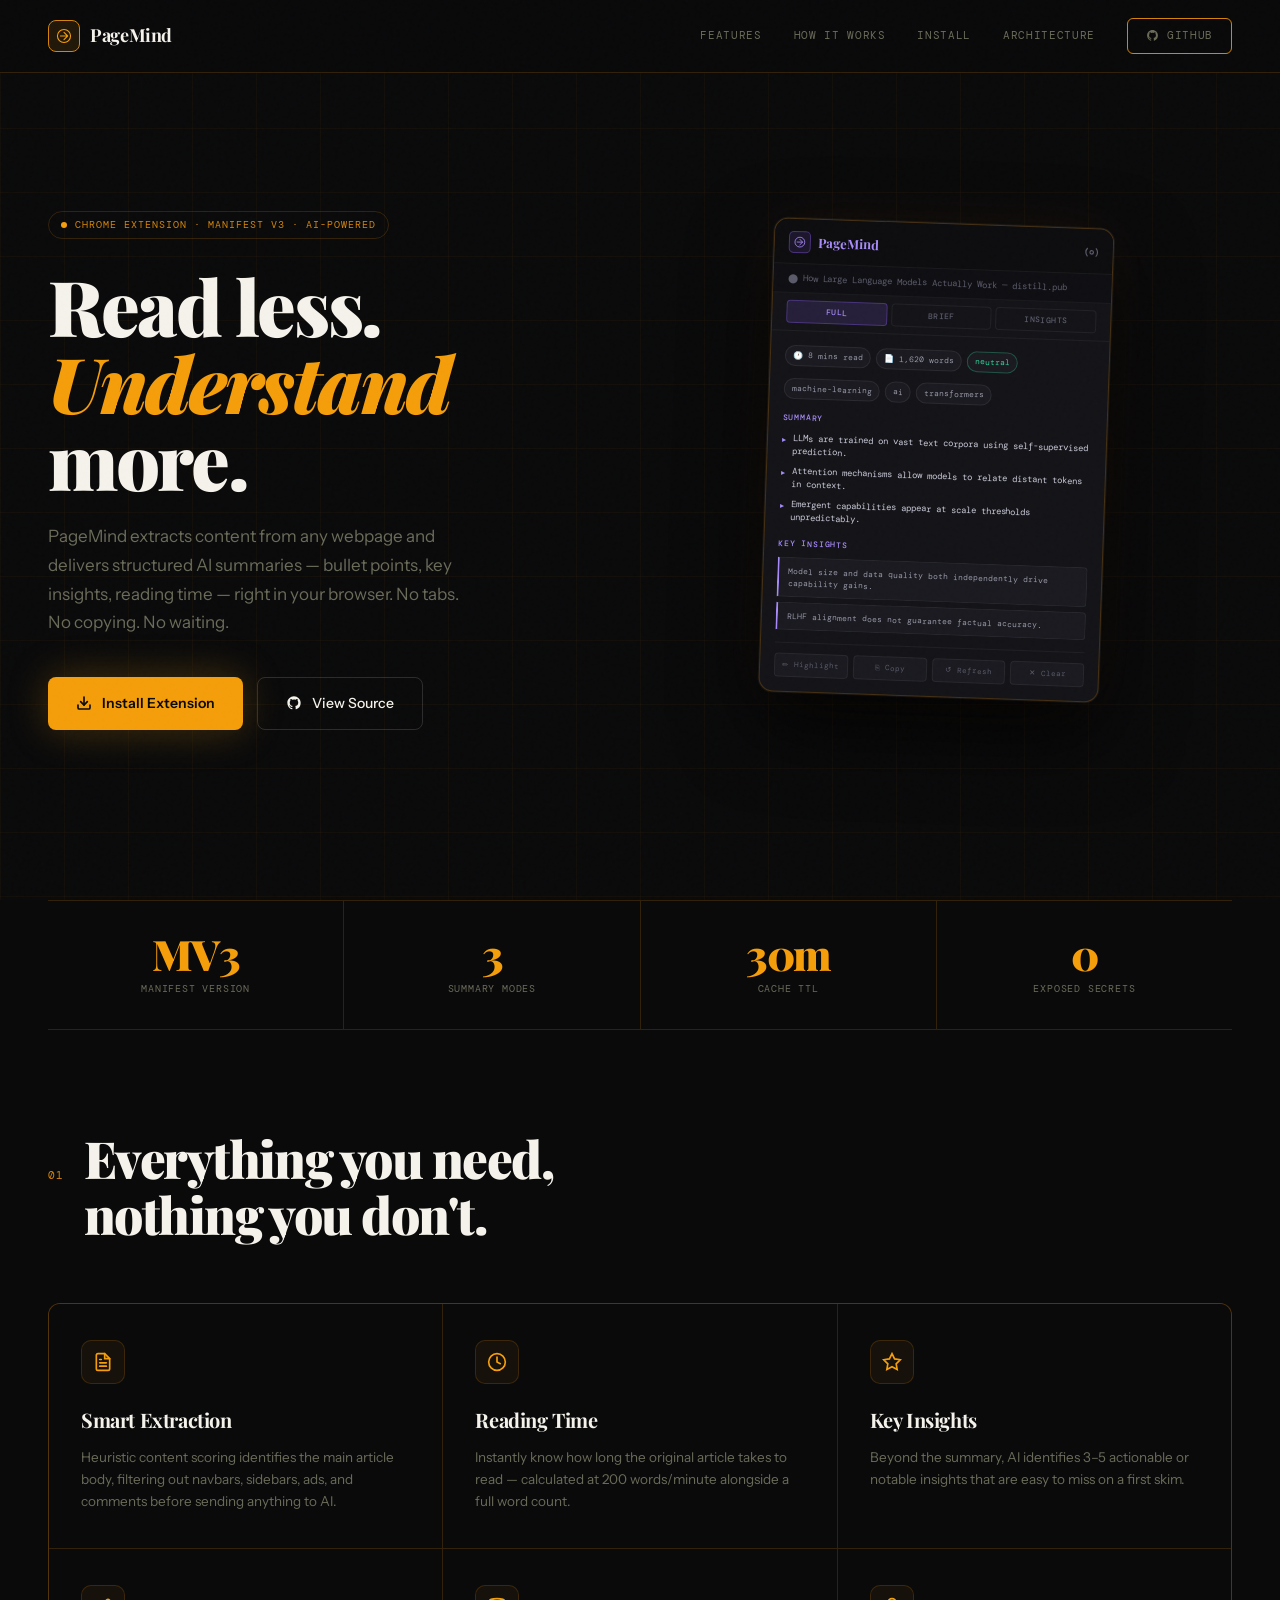
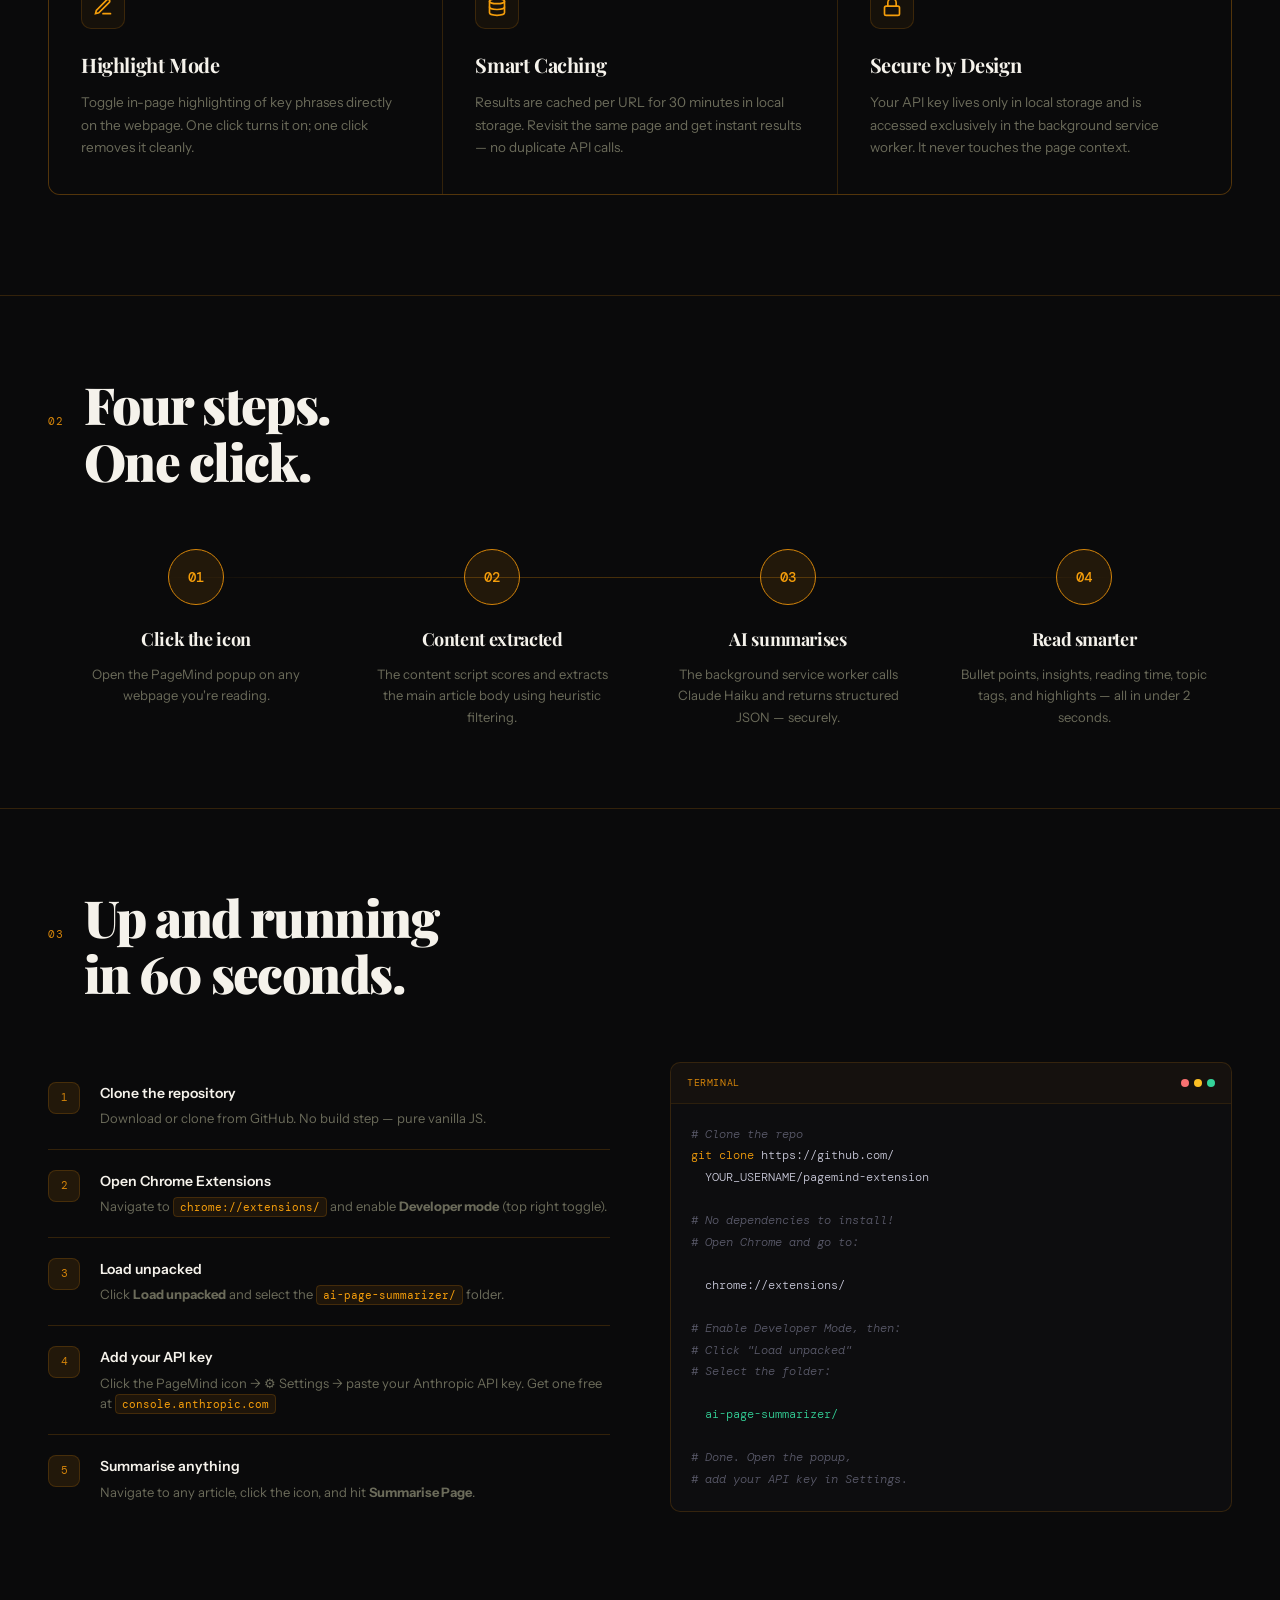
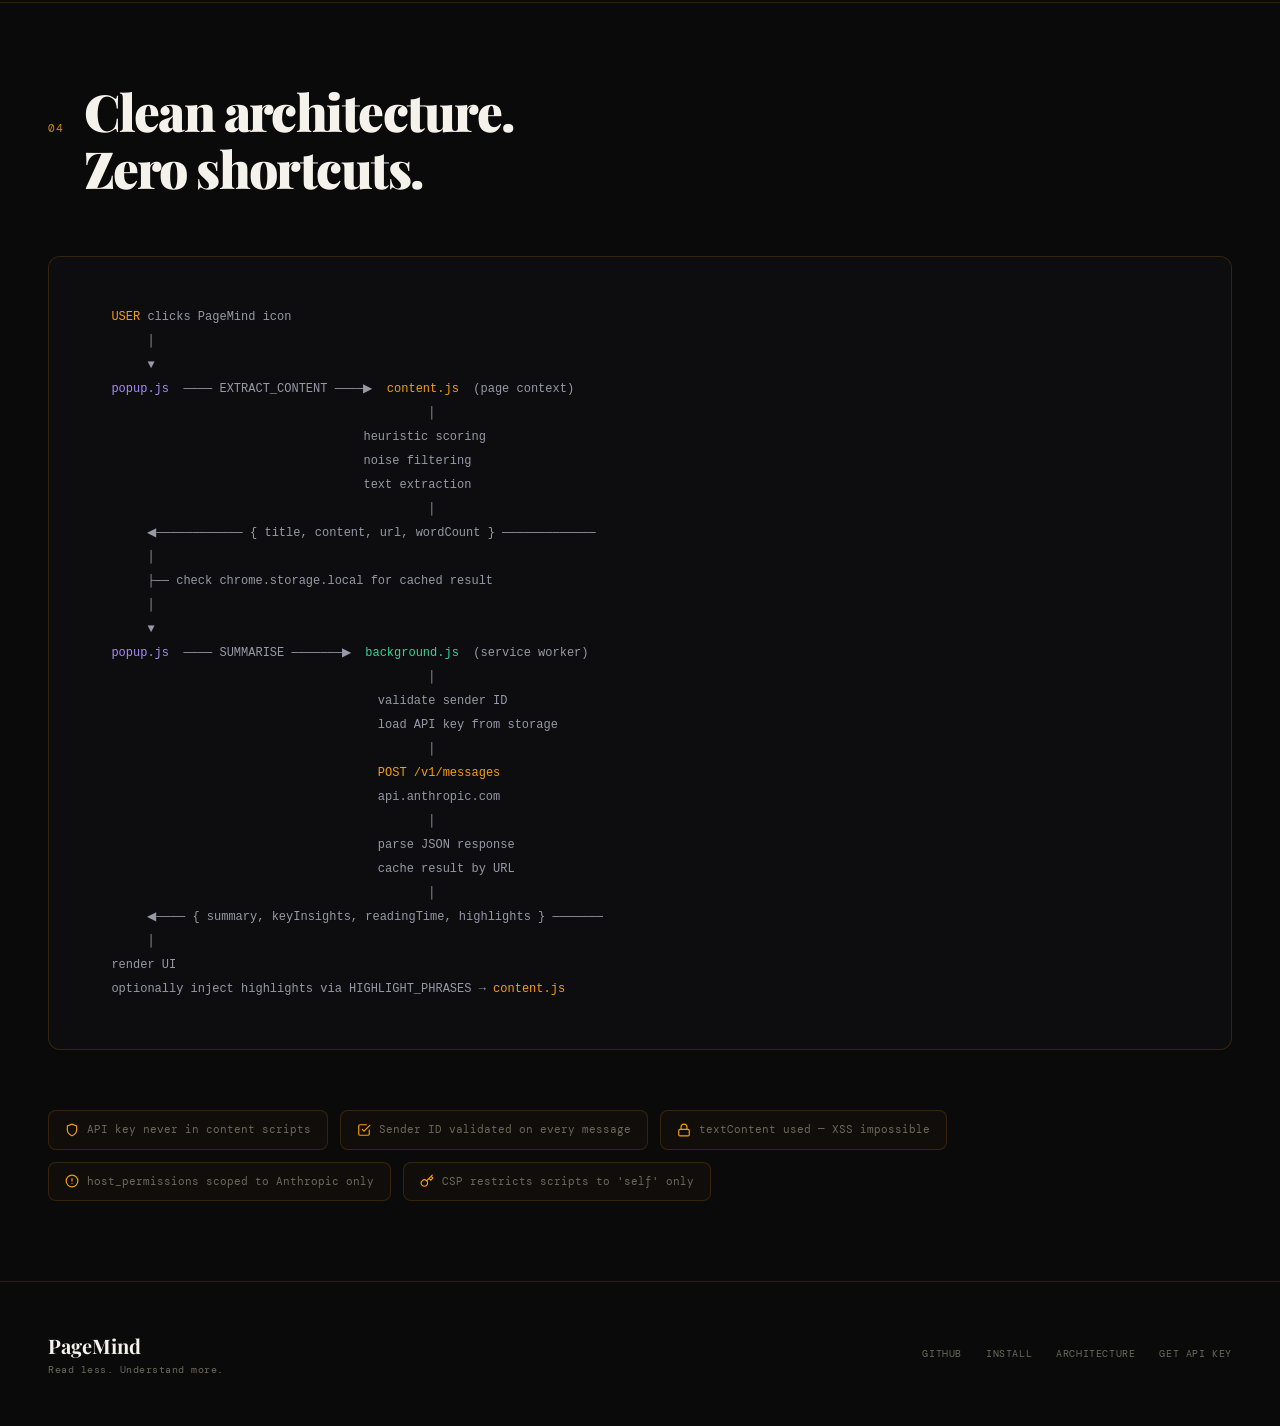
<file: index.html>
<!DOCTYPE html>
<html lang="en">
<head>
  <meta charset="UTF-8" />
  <meta name="viewport" content="width=device-width, initial-scale=1.0" />
  <title>PageMind — AI Page Summarizer Chrome Extension</title>
  <meta name="description" content="Instantly summarize any webpage with AI. Bullet-point summaries, key insights, reading time — right in your browser." />
  <link rel="preconnect" href="https://fonts.googleapis.com" />
  <link rel="preconnect" href="https://fonts.gstatic.com" crossorigin />
  <link href="https://fonts.googleapis.com/css2?family=DM+Mono:ital,wght@0,300;0,400;0,500;1,300&family=Playfair+Display:wght@700;900&family=Instrument+Sans:wght@400;500;600&display=swap" rel="stylesheet" />
  <style>
    /* ── Reset & Tokens ─────────────────────────────────────────────────── */
    *, *::before, *::after { box-sizing: border-box; margin: 0; padding: 0; }

    :root {
      --ink: #0a0a0b;
      --paper: #f5f2eb;
      --amber: #d4840a;
      --amber-bright: #f59e0b;
      --amber-pale: rgba(212,132,10,0.12);
      --amber-glow: rgba(245,158,11,0.25);
      --muted: #6b6b5a;
      --rule: rgba(212,132,10,0.2);
      --ff-display: 'Playfair Display', Georgia, serif;
      --ff-body: 'Instrument Sans', sans-serif;
      --ff-mono: 'DM Mono', monospace;
    }

    html { scroll-behavior: smooth; }

    body {
      background: var(--ink);
      color: var(--paper);
      font-family: var(--ff-body);
      font-size: 16px;
      line-height: 1.6;
      overflow-x: hidden;
    }

    /* ── Grain overlay ── */
    body::before {
      content: '';
      position: fixed;
      inset: 0;
      background-image: url("data:image/svg+xml,%3Csvg viewBox='0 0 256 256' xmlns='http://www.w3.org/2000/svg'%3E%3Cfilter id='noise'%3E%3CfeTurbulence type='fractalNoise' baseFrequency='0.9' numOctaves='4' stitchTiles='stitch'/%3E%3C/filter%3E%3Crect width='100%25' height='100%25' filter='url(%23noise)' opacity='0.04'/%3E%3C/svg%3E");
      pointer-events: none;
      z-index: 1000;
      opacity: 0.4;
    }

    /* ── Nav ── */
    nav {
      position: fixed;
      top: 0; left: 0; right: 0;
      z-index: 100;
      display: flex;
      align-items: center;
      justify-content: space-between;
      padding: 18px 48px;
      border-bottom: 1px solid var(--rule);
      backdrop-filter: blur(12px);
      background: rgba(10,10,11,0.85);
    }

    .nav-logo {
      display: flex;
      align-items: center;
      gap: 10px;
      text-decoration: none;
    }

    .nav-logo-mark {
      width: 32px;
      height: 32px;
      border: 1.5px solid var(--amber);
      border-radius: 8px;
      display: flex;
      align-items: center;
      justify-content: center;
      background: var(--amber-pale);
    }

    .nav-logo-text {
      font-family: var(--ff-display);
      font-size: 18px;
      font-weight: 700;
      color: var(--paper);
      letter-spacing: -0.02em;
    }

    .nav-links {
      display: flex;
      align-items: center;
      gap: 32px;
    }

    .nav-links a {
      font-family: var(--ff-mono);
      font-size: 11px;
      font-weight: 400;
      letter-spacing: 0.06em;
      text-transform: uppercase;
      color: var(--muted);
      text-decoration: none;
      transition: color 0.15s;
    }

    .nav-links a:hover { color: var(--amber-bright); }

    .btn-nav {
      display: inline-flex;
      align-items: center;
      gap: 8px;
      padding: 8px 18px;
      border: 1px solid var(--amber);
      border-radius: 6px;
      background: transparent;
      color: var(--amber-bright);
      font-family: var(--ff-mono);
      font-size: 11px;
      font-weight: 500;
      letter-spacing: 0.06em;
      text-transform: uppercase;
      text-decoration: none;
      cursor: pointer;
      transition: all 0.2s;
    }

    .btn-nav:hover {
      background: var(--amber-pale);
      box-shadow: 0 0 20px var(--amber-glow);
    }

    /* ── Hero ── */
    .hero {
      min-height: 100vh;
      display: grid;
      grid-template-columns: 1fr 1fr;
      align-items: center;
      gap: 0;
      padding: 120px 48px 80px;
      position: relative;
      overflow: hidden;
    }

    /* Grid lines background */
    .hero::after {
      content: '';
      position: absolute;
      inset: 0;
      background-image:
        linear-gradient(rgba(212,132,10,0.04) 1px, transparent 1px),
        linear-gradient(90deg, rgba(212,132,10,0.04) 1px, transparent 1px);
      background-size: 64px 64px;
      pointer-events: none;
    }

    .hero-content { position: relative; z-index: 1; }

    .hero-eyebrow {
      display: inline-flex;
      align-items: center;
      gap: 8px;
      padding: 5px 12px;
      border: 1px solid var(--rule);
      border-radius: 100px;
      font-family: var(--ff-mono);
      font-size: 10px;
      font-weight: 400;
      letter-spacing: 0.1em;
      text-transform: uppercase;
      color: var(--amber);
      margin-bottom: 28px;
      animation: fade-up 0.6s ease both;
    }

    .eyebrow-dot {
      width: 6px;
      height: 6px;
      border-radius: 50%;
      background: var(--amber-bright);
      animation: blink 2s ease-in-out infinite;
    }

    @keyframes blink { 0%,100%{opacity:1} 50%{opacity:0.3} }

    .hero-headline {
      font-family: var(--ff-display);
      font-size: clamp(48px, 6vw, 80px);
      font-weight: 900;
      line-height: 1.0;
      letter-spacing: -0.03em;
      color: var(--paper);
      margin-bottom: 24px;
      animation: fade-up 0.6s 0.1s ease both;
    }

    .hero-headline em {
      font-style: italic;
      color: var(--amber-bright);
    }

    .hero-sub {
      font-size: 17px;
      color: var(--muted);
      max-width: 420px;
      line-height: 1.7;
      margin-bottom: 40px;
      animation: fade-up 0.6s 0.2s ease both;
    }

    .hero-ctas {
      display: flex;
      gap: 14px;
      flex-wrap: wrap;
      animation: fade-up 0.6s 0.3s ease both;
    }

    .btn-primary {
      display: inline-flex;
      align-items: center;
      gap: 10px;
      padding: 14px 28px;
      background: var(--amber-bright);
      border: none;
      border-radius: 8px;
      color: var(--ink);
      font-family: var(--ff-body);
      font-size: 14px;
      font-weight: 600;
      text-decoration: none;
      cursor: pointer;
      transition: all 0.2s;
      box-shadow: 0 0 40px var(--amber-glow);
    }

    .btn-primary:hover { background: #fbbf24; transform: translateY(-2px); box-shadow: 0 8px 40px var(--amber-glow); }

    .btn-ghost {
      display: inline-flex;
      align-items: center;
      gap: 10px;
      padding: 14px 28px;
      background: transparent;
      border: 1px solid rgba(245,242,235,0.15);
      border-radius: 8px;
      color: var(--paper);
      font-family: var(--ff-body);
      font-size: 14px;
      font-weight: 500;
      text-decoration: none;
      transition: all 0.2s;
    }

    .btn-ghost:hover { border-color: rgba(245,242,235,0.35); background: rgba(245,242,235,0.04); }

    /* ── Extension Mockup ── */
    .hero-visual {
      position: relative;
      display: flex;
      align-items: center;
      justify-content: center;
      z-index: 1;
      animation: fade-up 0.8s 0.2s ease both;
    }

    .mockup-glow {
      position: absolute;
      width: 320px;
      height: 320px;
      background: radial-gradient(circle, rgba(245,158,11,0.18) 0%, transparent 70%);
      border-radius: 50%;
      filter: blur(40px);
    }

    .mockup-window {
      position: relative;
      width: 340px;
      background: #141418;
      border: 1px solid rgba(212,132,10,0.25);
      border-radius: 14px;
      overflow: hidden;
      box-shadow:
        0 0 0 1px rgba(255,255,255,0.05),
        0 32px 80px rgba(0,0,0,0.8),
        0 0 60px rgba(212,132,10,0.08);
      transform: rotate(2deg) translateY(-10px);
      transition: transform 0.4s ease;
    }

    .mockup-window:hover { transform: rotate(0deg) translateY(-14px); }

    .mockup-bar {
      display: flex;
      align-items: center;
      justify-content: space-between;
      padding: 12px 14px 10px;
      border-bottom: 1px solid rgba(255,255,255,0.06);
      background: #0d0d0f;
    }

    .mockup-logo {
      display: flex;
      align-items: center;
      gap: 7px;
      font-family: var(--ff-display);
      font-size: 13px;
      font-weight: 700;
      color: #a78bfa;
    }

    .mockup-logo-icon {
      width: 22px;
      height: 22px;
      border: 1px solid rgba(139,92,246,0.4);
      border-radius: 5px;
      background: rgba(139,92,246,0.12);
      display: flex;
      align-items: center;
      justify-content: center;
    }

    .mockup-page-info {
      padding: 7px 14px;
      background: #0f0f13;
      border-bottom: 1px solid rgba(255,255,255,0.05);
      font-family: var(--ff-mono);
      font-size: 9px;
      color: #5a5a6a;
      white-space: nowrap;
      overflow: hidden;
      text-overflow: ellipsis;
    }

    .mockup-modes {
      display: flex;
      gap: 4px;
      padding: 7px 14px;
      border-bottom: 1px solid rgba(255,255,255,0.05);
    }

    .mockup-mode {
      flex: 1;
      padding: 4px;
      text-align: center;
      font-family: var(--ff-mono);
      font-size: 8px;
      font-weight: 500;
      border-radius: 4px;
      letter-spacing: 0.05em;
      text-transform: uppercase;
    }

    .mockup-mode.active {
      background: rgba(139,92,246,0.15);
      border: 1px solid rgba(139,92,246,0.35);
      color: #a78bfa;
    }

    .mockup-mode:not(.active) {
      border: 1px solid rgba(255,255,255,0.06);
      color: #5a5a6a;
    }

    .mockup-body { padding: 14px; }

    .mockup-meta {
      display: flex;
      gap: 5px;
      margin-bottom: 12px;
      flex-wrap: wrap;
    }

    .mockup-chip {
      display: inline-flex;
      align-items: center;
      gap: 4px;
      padding: 3px 7px;
      background: #1a1a20;
      border: 1px solid rgba(255,255,255,0.07);
      border-radius: 100px;
      font-family: var(--ff-mono);
      font-size: 8px;
      color: #9898a8;
    }

    .mockup-section-label {
      font-family: var(--ff-mono);
      font-size: 8px;
      font-weight: 500;
      letter-spacing: 0.1em;
      text-transform: uppercase;
      color: #a78bfa;
      margin-bottom: 8px;
    }

    .mockup-bullet {
      display: flex;
      gap: 7px;
      font-family: var(--ff-mono);
      font-size: 9px;
      color: #c8c8d8;
      line-height: 1.5;
      margin-bottom: 6px;
    }

    .mockup-bullet::before {
      content: '▸';
      color: #a78bfa;
      flex-shrink: 0;
      font-size: 8px;
      margin-top: 1px;
    }

    .mockup-insight {
      padding: 7px 9px;
      background: #1a1a20;
      border: 1px solid rgba(255,255,255,0.06);
      border-left: 2px solid #a78bfa;
      border-radius: 0 4px 4px 0;
      font-family: var(--ff-mono);
      font-size: 8px;
      color: #9898a8;
      line-height: 1.5;
      margin-bottom: 5px;
    }

    .mockup-actions {
      display: flex;
      gap: 5px;
      margin-top: 12px;
      padding-top: 10px;
      border-top: 1px solid rgba(255,255,255,0.05);
    }

    .mockup-action {
      flex: 1;
      padding: 5px 4px;
      text-align: center;
      font-family: var(--ff-mono);
      font-size: 7.5px;
      color: #5a5a6a;
      background: #1a1a20;
      border: 1px solid rgba(255,255,255,0.06);
      border-radius: 4px;
    }

    /* ── Stats bar ── */
    .stats-bar {
      display: flex;
      border-top: 1px solid var(--rule);
      border-bottom: 1px solid var(--rule);
      margin: 0 48px;
      animation: fade-up 0.6s 0.5s ease both;
    }

    .stat-item {
      flex: 1;
      padding: 32px 24px;
      border-right: 1px solid var(--rule);
      text-align: center;
    }

    .stat-item:last-child { border-right: none; }

    .stat-num {
      font-family: var(--ff-display);
      font-size: 42px;
      font-weight: 900;
      color: var(--amber-bright);
      letter-spacing: -0.03em;
      line-height: 1;
      margin-bottom: 6px;
    }

    .stat-label {
      font-family: var(--ff-mono);
      font-size: 10px;
      letter-spacing: 0.08em;
      text-transform: uppercase;
      color: var(--muted);
    }

    /* ── Features ── */
    .features {
      padding: 100px 48px;
    }

    .section-header {
      display: flex;
      align-items: baseline;
      gap: 20px;
      margin-bottom: 60px;
    }

    .section-num {
      font-family: var(--ff-mono);
      font-size: 11px;
      color: var(--amber);
      letter-spacing: 0.08em;
    }

    .section-title {
      font-family: var(--ff-display);
      font-size: clamp(32px, 4vw, 52px);
      font-weight: 900;
      letter-spacing: -0.03em;
      line-height: 1.1;
    }

    .features-grid {
      display: grid;
      grid-template-columns: repeat(3, 1fr);
      gap: 1px;
      background: var(--rule);
      border: 1px solid var(--rule);
      border-radius: 12px;
      overflow: hidden;
    }

    .feature-card {
      padding: 36px 32px;
      background: var(--ink);
      transition: background 0.2s;
      position: relative;
      overflow: hidden;
    }

    .feature-card::before {
      content: '';
      position: absolute;
      inset: 0;
      background: var(--amber-pale);
      opacity: 0;
      transition: opacity 0.3s;
    }

    .feature-card:hover::before { opacity: 1; }

    .feature-icon {
      width: 44px;
      height: 44px;
      border: 1px solid var(--rule);
      border-radius: 10px;
      display: flex;
      align-items: center;
      justify-content: center;
      margin-bottom: 20px;
      background: rgba(212,132,10,0.06);
      color: var(--amber-bright);
      position: relative;
      z-index: 1;
    }

    .feature-name {
      font-family: var(--ff-display);
      font-size: 20px;
      font-weight: 700;
      margin-bottom: 10px;
      position: relative;
      z-index: 1;
      letter-spacing: -0.02em;
    }

    .feature-desc {
      font-size: 13.5px;
      color: var(--muted);
      line-height: 1.65;
      position: relative;
      z-index: 1;
    }

    /* ── How it works ── */
    .how {
      padding: 80px 48px;
      border-top: 1px solid var(--rule);
    }

    .steps {
      display: grid;
      grid-template-columns: repeat(4, 1fr);
      gap: 0;
      position: relative;
      margin-top: 60px;
    }

    .steps::before {
      content: '';
      position: absolute;
      top: 28px;
      left: 10%;
      right: 10%;
      height: 1px;
      background: linear-gradient(90deg, transparent, var(--amber), var(--amber), transparent);
      opacity: 0.3;
    }

    .step {
      padding: 0 24px;
      text-align: center;
    }

    .step-num {
      width: 56px;
      height: 56px;
      border: 1px solid var(--amber);
      border-radius: 50%;
      display: flex;
      align-items: center;
      justify-content: center;
      font-family: var(--ff-mono);
      font-size: 14px;
      font-weight: 500;
      color: var(--amber-bright);
      background: var(--amber-pale);
      margin: 0 auto 20px;
      position: relative;
      z-index: 1;
    }

    .step-title {
      font-family: var(--ff-display);
      font-size: 18px;
      font-weight: 700;
      margin-bottom: 10px;
      letter-spacing: -0.02em;
    }

    .step-desc {
      font-size: 13px;
      color: var(--muted);
      line-height: 1.65;
    }

    /* ── Install ── */
    .install {
      padding: 80px 48px;
      border-top: 1px solid var(--rule);
    }

    .install-grid {
      display: grid;
      grid-template-columns: 1fr 1fr;
      gap: 60px;
      margin-top: 60px;
      align-items: start;
    }

    .install-steps {
      counter-reset: install-step;
      display: flex;
      flex-direction: column;
      gap: 0;
    }

    .install-step {
      display: flex;
      gap: 20px;
      padding: 20px 0;
      border-bottom: 1px solid var(--rule);
      position: relative;
    }

    .install-step:last-child { border-bottom: none; }

    .install-step-num {
      width: 32px;
      height: 32px;
      border: 1px solid var(--rule);
      border-radius: 8px;
      display: flex;
      align-items: center;
      justify-content: center;
      font-family: var(--ff-mono);
      font-size: 11px;
      color: var(--amber);
      flex-shrink: 0;
      background: var(--amber-pale);
    }

    .install-step-body h4 {
      font-family: var(--ff-body);
      font-size: 14px;
      font-weight: 600;
      margin-bottom: 4px;
    }

    .install-step-body p {
      font-size: 13px;
      color: var(--muted);
      line-height: 1.6;
    }

    .install-step-body code {
      font-family: var(--ff-mono);
      font-size: 11px;
      padding: 2px 6px;
      background: rgba(212,132,10,0.1);
      border: 1px solid var(--rule);
      border-radius: 4px;
      color: var(--amber-bright);
    }

    /* Code block */
    .code-block {
      background: #0d0d0f;
      border: 1px solid rgba(212,132,10,0.2);
      border-radius: 10px;
      overflow: hidden;
    }

    .code-block-header {
      display: flex;
      align-items: center;
      justify-content: space-between;
      padding: 12px 16px;
      border-bottom: 1px solid rgba(212,132,10,0.12);
      background: rgba(212,132,10,0.04);
    }

    .code-block-title {
      font-family: var(--ff-mono);
      font-size: 10px;
      letter-spacing: 0.06em;
      text-transform: uppercase;
      color: var(--amber);
    }

    .code-block-dots {
      display: flex;
      gap: 5px;
    }

    .code-block-dots span {
      width: 8px;
      height: 8px;
      border-radius: 50%;
    }

    .code-block pre {
      padding: 20px;
      font-family: var(--ff-mono);
      font-size: 12px;
      font-weight: 300;
      line-height: 1.8;
      color: #c8c8d8;
      overflow-x: auto;
    }

    .code-block pre .cmd { color: var(--amber-bright); }
    .code-block pre .comment { color: #5a5a6a; font-style: italic; }
    .code-block pre .string { color: #34d399; }

    /* ── Architecture ── */
    .arch {
      padding: 80px 48px;
      border-top: 1px solid var(--rule);
    }

    .arch-diagram {
      margin-top: 60px;
      background: #0d0d0f;
      border: 1px solid rgba(212,132,10,0.2);
      border-radius: 12px;
      padding: 48px;
      font-family: var(--ff-mono);
      font-size: 12px;
      font-weight: 300;
      line-height: 2;
      color: #9898a8;
      overflow-x: auto;
    }

    .arch-diagram .hl { color: var(--amber-bright); }
    .arch-diagram .dim { color: #3a3a4a; }
    .arch-diagram .ok { color: #34d399; }
    .arch-diagram .purple { color: #a78bfa; }

    /* ── Footer ── */
    footer {
      padding: 48px;
      border-top: 1px solid var(--rule);
      display: flex;
      align-items: center;
      justify-content: space-between;
    }

    .footer-left {
      display: flex;
      align-items: center;
      gap: 12px;
    }

    .footer-logo {
      font-family: var(--ff-display);
      font-size: 20px;
      font-weight: 700;
      color: var(--paper);
    }

    .footer-tagline {
      font-family: var(--ff-mono);
      font-size: 10px;
      color: var(--muted);
      letter-spacing: 0.05em;
    }

    .footer-right {
      display: flex;
      gap: 24px;
    }

    .footer-right a {
      font-family: var(--ff-mono);
      font-size: 10px;
      letter-spacing: 0.06em;
      text-transform: uppercase;
      color: var(--muted);
      text-decoration: none;
      transition: color 0.15s;
    }

    .footer-right a:hover { color: var(--amber-bright); }

    /* ── Animations ── */
    @keyframes fade-up {
      from { opacity: 0; transform: translateY(20px); }
      to { opacity: 1; transform: translateY(0); }
    }

    .reveal {
      opacity: 0;
      transform: translateY(24px);
      transition: opacity 0.6s ease, transform 0.6s ease;
    }

    .reveal.visible { opacity: 1; transform: translateY(0); }

    /* ── Security badge row ── */
    .security-row {
      display: flex;
      gap: 12px;
      flex-wrap: wrap;
      margin-top: 60px;
    }

    .sec-badge {
      display: inline-flex;
      align-items: center;
      gap: 8px;
      padding: 10px 16px;
      border: 1px solid var(--rule);
      border-radius: 8px;
      font-family: var(--ff-mono);
      font-size: 11px;
      color: var(--muted);
      background: rgba(212,132,10,0.03);
    }

    .sec-badge svg { color: var(--amber-bright); flex-shrink: 0; }

    /* ── Responsive ── */
    @media (max-width: 900px) {
      nav { padding: 16px 20px; }
      .nav-links { display: none; }
      .hero { grid-template-columns: 1fr; padding: 100px 20px 60px; gap: 60px; }
      .hero-visual { order: -1; }
      .mockup-window { transform: none; width: 100%; max-width: 340px; }
      .stats-bar { margin: 0 20px; flex-wrap: wrap; }
      .stat-item { min-width: 50%; border-right: none; border-bottom: 1px solid var(--rule); }
      .features { padding: 60px 20px; }
      .features-grid { grid-template-columns: 1fr; }
      .how { padding: 60px 20px; }
      .steps { grid-template-columns: 1fr 1fr; gap: 40px; }
      .steps::before { display: none; }
      .install { padding: 60px 20px; }
      .install-grid { grid-template-columns: 1fr; gap: 40px; }
      .arch { padding: 60px 20px; }
      .arch-diagram { padding: 24px; font-size: 10px; }
      footer { padding: 32px 20px; flex-direction: column; gap: 24px; text-align: center; }
    }
  </style>
</head>
<body>

  <!-- ── Nav ── -->
  <nav>
    <a href="#" class="nav-logo">
      <div class="nav-logo-mark">
        <svg width="16" height="16" viewBox="0 0 22 22" fill="none">
          <circle cx="11" cy="11" r="9" stroke="#f59e0b" stroke-width="1.5"/>
          <path d="M6 11h10M11 6l5 5-5 5" stroke="#f59e0b" stroke-width="1.5" stroke-linecap="round" stroke-linejoin="round"/>
        </svg>
      </div>
      <span class="nav-logo-text">PageMind</span>
    </a>
    <div class="nav-links">
      <a href="#features">Features</a>
      <a href="#how">How it works</a>
      <a href="#install">Install</a>
      <a href="#architecture">Architecture</a>
      <a href="https://github.com" class="btn-nav">
        <svg width="13" height="13" viewBox="0 0 24 24" fill="currentColor"><path d="M12 2C6.477 2 2 6.484 2 12.017c0 4.425 2.865 8.18 6.839 9.504.5.092.682-.217.682-.483 0-.237-.008-.868-.013-1.703-2.782.605-3.369-1.343-3.369-1.343-.454-1.158-1.11-1.466-1.11-1.466-.908-.62.069-.608.069-.608 1.003.07 1.531 1.032 1.531 1.032.892 1.53 2.341 1.088 2.91.832.092-.647.35-1.088.636-1.338-2.22-.253-4.555-1.113-4.555-4.951 0-1.093.39-1.988 1.029-2.688-.103-.253-.446-1.272.098-2.65 0 0 .84-.27 2.75 1.026A9.564 9.564 0 0112 6.844c.85.004 1.705.115 2.504.337 1.909-1.296 2.747-1.027 2.747-1.027.546 1.379.202 2.398.1 2.651.64.7 1.028 1.595 1.028 2.688 0 3.848-2.339 4.695-4.566 4.943.359.309.678.92.678 1.855 0 1.338-.012 2.419-.012 2.747 0 .268.18.58.688.482A10.019 10.019 0 0022 12.017C22 6.484 17.522 2 12 2z"/></svg>
        GitHub
      </a>
    </div>
  </nav>

  <!-- ── Hero ── -->
  <section class="hero">
    <div class="hero-content">
      <div class="hero-eyebrow">
        <span class="eyebrow-dot"></span>
        Chrome Extension · Manifest V3 · AI-Powered
      </div>
      <h1 class="hero-headline">
        Read less.<br/><em>Understand</em><br/>more.
      </h1>
      <p class="hero-sub">
        PageMind extracts content from any webpage and delivers structured AI summaries — bullet points, key insights, reading time — right in your browser. No tabs. No copying. No waiting.
      </p>
      <div class="hero-ctas">
        <a href="#install" class="btn-primary">
          <svg width="16" height="16" viewBox="0 0 24 24" fill="none" stroke="currentColor" stroke-width="2.5" stroke-linecap="round"><path d="M21 15v4a2 2 0 01-2 2H5a2 2 0 01-2-2v-4"/><polyline points="7 10 12 15 17 10"/><line x1="12" y1="15" x2="12" y2="3"/></svg>
          Install Extension
        </a>
        <a href="https://github.com" class="btn-ghost">
          <svg width="16" height="16" viewBox="0 0 24 24" fill="currentColor"><path d="M12 2C6.477 2 2 6.484 2 12.017c0 4.425 2.865 8.18 6.839 9.504.5.092.682-.217.682-.483 0-.237-.008-.868-.013-1.703-2.782.605-3.369-1.343-3.369-1.343-.454-1.158-1.11-1.466-1.11-1.466-.908-.62.069-.608.069-.608 1.003.07 1.531 1.032 1.531 1.032.892 1.53 2.341 1.088 2.91.832.092-.647.35-1.088.636-1.338-2.22-.253-4.555-1.113-4.555-4.951 0-1.093.39-1.988 1.029-2.688-.103-.253-.446-1.272.098-2.65 0 0 .84-.27 2.75 1.026A9.564 9.564 0 0112 6.844c.85.004 1.705.115 2.504.337 1.909-1.296 2.747-1.027 2.747-1.027.546 1.379.202 2.398.1 2.651.64.7 1.028 1.595 1.028 2.688 0 3.848-2.339 4.695-4.566 4.943.359.309.678.92.678 1.855 0 1.338-.012 2.419-.012 2.747 0 .268.18.58.688.482A10.019 10.019 0 0022 12.017C22 6.484 17.522 2 12 2z"/></svg>
          View Source
        </a>
      </div>
    </div>

    <!-- Extension Popup Mockup -->
    <div class="hero-visual">
      <div class="mockup-glow"></div>
      <div class="mockup-window">
        <!-- Header -->
        <div class="mockup-bar">
          <div class="mockup-logo">
            <div class="mockup-logo-icon">
              <svg width="12" height="12" viewBox="0 0 22 22" fill="none">
                <circle cx="11" cy="11" r="9" stroke="#a78bfa" stroke-width="1.5"/>
                <path d="M6 11h10M11 6l5 5-5 5" stroke="#a78bfa" stroke-width="1.5" stroke-linecap="round" stroke-linejoin="round"/>
              </svg>
            </div>
            PageMind
          </div>
          <svg width="14" height="14" viewBox="0 0 24 24" fill="none" stroke="#5a5a6a" stroke-width="2"><circle cx="12" cy="12" r="3"/><path d="M19.07 4.93a10 10 0 010 14.14M4.93 4.93a10 10 0 000 14.14"/></svg>
        </div>
        <div class="mockup-page-info">⬤ How Large Language Models Actually Work — distill.pub</div>
        <div class="mockup-modes">
          <div class="mockup-mode active">Full</div>
          <div class="mockup-mode">Brief</div>
          <div class="mockup-mode">Insights</div>
        </div>
        <div class="mockup-body">
          <div class="mockup-meta">
            <span class="mockup-chip">🕐 8 mins read</span>
            <span class="mockup-chip">📄 1,620 words</span>
            <span class="mockup-chip" style="border-color:rgba(52,211,153,0.3);color:#34d399;">neutral</span>
          </div>
          <div style="display:flex;gap:5px;margin-bottom:12px;flex-wrap:wrap">
            <span class="mockup-chip">machine-learning</span>
            <span class="mockup-chip">ai</span>
            <span class="mockup-chip">transformers</span>
          </div>
          <div class="mockup-section-label">Summary</div>
          <div class="mockup-bullet">LLMs are trained on vast text corpora using self-supervised prediction.</div>
          <div class="mockup-bullet">Attention mechanisms allow models to relate distant tokens in context.</div>
          <div class="mockup-bullet">Emergent capabilities appear at scale thresholds unpredictably.</div>
          <div class="mockup-section-label" style="margin-top:12px">Key Insights</div>
          <div class="mockup-insight">Model size and data quality both independently drive capability gains.</div>
          <div class="mockup-insight">RLHF alignment does not guarantee factual accuracy.</div>
          <div class="mockup-actions">
            <div class="mockup-action">✏ Highlight</div>
            <div class="mockup-action">⎘ Copy</div>
            <div class="mockup-action">↺ Refresh</div>
            <div class="mockup-action">✕ Clear</div>
          </div>
        </div>
      </div>
    </div>
  </section>

  <!-- ── Stats ── -->
  <div class="stats-bar reveal">
    <div class="stat-item">
      <div class="stat-num">MV3</div>
      <div class="stat-label">Manifest Version</div>
    </div>
    <div class="stat-item">
      <div class="stat-num">3</div>
      <div class="stat-label">Summary Modes</div>
    </div>
    <div class="stat-item">
      <div class="stat-num">30m</div>
      <div class="stat-label">Cache TTL</div>
    </div>
    <div class="stat-item">
      <div class="stat-num">0</div>
      <div class="stat-label">Exposed Secrets</div>
    </div>
  </div>

  <!-- ── Features ── -->
  <section class="features" id="features">
    <div class="section-header reveal">
      <span class="section-num">01</span>
      <h2 class="section-title">Everything you need,<br/>nothing you don't.</h2>
    </div>
    <div class="features-grid reveal">

      <div class="feature-card">
        <div class="feature-icon">
          <svg width="20" height="20" viewBox="0 0 24 24" fill="none" stroke="currentColor" stroke-width="2" stroke-linecap="round"><path d="M14 2H6a2 2 0 00-2 2v16a2 2 0 002 2h12a2 2 0 002-2V8z"/><polyline points="14 2 14 8 20 8"/><line x1="16" y1="13" x2="8" y2="13"/><line x1="16" y1="17" x2="8" y2="17"/><polyline points="10 9 9 9 8 9"/></svg>
        </div>
        <div class="feature-name">Smart Extraction</div>
        <div class="feature-desc">Heuristic content scoring identifies the main article body, filtering out navbars, sidebars, ads, and comments before sending anything to AI.</div>
      </div>

      <div class="feature-card">
        <div class="feature-icon">
          <svg width="20" height="20" viewBox="0 0 24 24" fill="none" stroke="currentColor" stroke-width="2" stroke-linecap="round"><circle cx="12" cy="12" r="10"/><polyline points="12 6 12 12 16 14"/></svg>
        </div>
        <div class="feature-name">Reading Time</div>
        <div class="feature-desc">Instantly know how long the original article takes to read — calculated at 200 words/minute alongside a full word count.</div>
      </div>

      <div class="feature-card">
        <div class="feature-icon">
          <svg width="20" height="20" viewBox="0 0 24 24" fill="none" stroke="currentColor" stroke-width="2" stroke-linecap="round"><polygon points="12 2 15.09 8.26 22 9.27 17 14.14 18.18 21.02 12 17.77 5.82 21.02 7 14.14 2 9.27 8.91 8.26 12 2"/></svg>
        </div>
        <div class="feature-name">Key Insights</div>
        <div class="feature-desc">Beyond the summary, AI identifies 3–5 actionable or notable insights that are easy to miss on a first skim.</div>
      </div>

      <div class="feature-card">
        <div class="feature-icon">
          <svg width="20" height="20" viewBox="0 0 24 24" fill="none" stroke="currentColor" stroke-width="2" stroke-linecap="round"><path d="M12 20h9"/><path d="M16.5 3.5a2.121 2.121 0 013 3L7 19l-4 1 1-4L16.5 3.5z"/></svg>
        </div>
        <div class="feature-name">Highlight Mode</div>
        <div class="feature-desc">Toggle in-page highlighting of key phrases directly on the webpage. One click turns it on; one click removes it cleanly.</div>
      </div>

      <div class="feature-card">
        <div class="feature-icon">
          <svg width="20" height="20" viewBox="0 0 24 24" fill="none" stroke="currentColor" stroke-width="2" stroke-linecap="round"><ellipse cx="12" cy="5" rx="9" ry="3"/><path d="M21 12c0 1.66-4 3-9 3s-9-1.34-9-3"/><path d="M3 5v14c0 1.66 4 3 9 3s9-1.34 9-3V5"/></svg>
        </div>
        <div class="feature-name">Smart Caching</div>
        <div class="feature-desc">Results are cached per URL for 30 minutes in local storage. Revisit the same page and get instant results — no duplicate API calls.</div>
      </div>

      <div class="feature-card">
        <div class="feature-icon">
          <svg width="20" height="20" viewBox="0 0 24 24" fill="none" stroke="currentColor" stroke-width="2" stroke-linecap="round"><rect x="3" y="11" width="18" height="11" rx="2"/><path d="M7 11V7a5 5 0 0110 0v4"/></svg>
        </div>
        <div class="feature-name">Secure by Design</div>
        <div class="feature-desc">Your API key lives only in local storage and is accessed exclusively in the background service worker. It never touches the page context.</div>
      </div>

    </div>
  </section>

  <!-- ── How it works ── -->
  <section class="how" id="how">
    <div class="section-header reveal">
      <span class="section-num">02</span>
      <h2 class="section-title">Four steps.<br/>One click.</h2>
    </div>
    <div class="steps reveal">
      <div class="step">
        <div class="step-num">01</div>
        <div class="step-title">Click the icon</div>
        <div class="step-desc">Open the PageMind popup on any webpage you're reading.</div>
      </div>
      <div class="step">
        <div class="step-num">02</div>
        <div class="step-title">Content extracted</div>
        <div class="step-desc">The content script scores and extracts the main article body using heuristic filtering.</div>
      </div>
      <div class="step">
        <div class="step-num">03</div>
        <div class="step-title">AI summarises</div>
        <div class="step-desc">The background service worker calls Claude Haiku and returns structured JSON — securely.</div>
      </div>
      <div class="step">
        <div class="step-num">04</div>
        <div class="step-title">Read smarter</div>
        <div class="step-desc">Bullet points, insights, reading time, topic tags, and highlights — all in under 2 seconds.</div>
      </div>
    </div>
  </section>

  <!-- ── Install ── -->
  <section class="install" id="install">
    <div class="section-header reveal">
      <span class="section-num">03</span>
      <h2 class="section-title">Up and running<br/>in 60 seconds.</h2>
    </div>
    <div class="install-grid reveal">
      <div class="install-steps">
        <div class="install-step">
          <div class="install-step-num">1</div>
          <div class="install-step-body">
            <h4>Clone the repository</h4>
            <p>Download or clone from GitHub. No build step — pure vanilla JS.</p>
          </div>
        </div>
        <div class="install-step">
          <div class="install-step-num">2</div>
          <div class="install-step-body">
            <h4>Open Chrome Extensions</h4>
            <p>Navigate to <code>chrome://extensions/</code> and enable <strong>Developer mode</strong> (top right toggle).</p>
          </div>
        </div>
        <div class="install-step">
          <div class="install-step-num">3</div>
          <div class="install-step-body">
            <h4>Load unpacked</h4>
            <p>Click <strong>Load unpacked</strong> and select the <code>ai-page-summarizer/</code> folder.</p>
          </div>
        </div>
        <div class="install-step">
          <div class="install-step-num">4</div>
          <div class="install-step-body">
            <h4>Add your API key</h4>
            <p>Click the PageMind icon → ⚙ Settings → paste your Anthropic API key. Get one free at <code>console.anthropic.com</code></p>
          </div>
        </div>
        <div class="install-step">
          <div class="install-step-num">5</div>
          <div class="install-step-body">
            <h4>Summarise anything</h4>
            <p>Navigate to any article, click the icon, and hit <strong>Summarise Page</strong>.</p>
          </div>
        </div>
      </div>

      <div class="code-block">
        <div class="code-block-header">
          <span class="code-block-title">Terminal</span>
          <div class="code-block-dots">
            <span style="background:#f87171"></span>
            <span style="background:#fbbf24"></span>
            <span style="background:#34d399"></span>
          </div>
        </div>
        <pre>
<span class="comment"># Clone the repo</span>
<span class="cmd">git clone</span> https://github.com/
  YOUR_USERNAME/pagemind-extension

<span class="comment"># No dependencies to install!</span>
<span class="comment"># Open Chrome and go to:</span>

  chrome://extensions/

<span class="comment"># Enable Developer Mode, then:</span>
<span class="comment"># Click "Load unpacked"</span>
<span class="comment"># Select the folder:</span>

  <span class="string">ai-page-summarizer/</span>

<span class="comment"># Done. Open the popup,</span>
<span class="comment"># add your API key in Settings.</span></pre>
      </div>
    </div>
  </section>

  <!-- ── Architecture ── -->
  <section class="arch" id="architecture">
    <div class="section-header reveal">
      <span class="section-num">04</span>
      <h2 class="section-title">Clean architecture.<br/>Zero shortcuts.</h2>
    </div>

    <div class="arch-diagram reveal">
<pre>
  <span class="hl">USER</span> clicks PageMind icon
       │
       ▼
  <span class="purple">popup.js</span>  ──── EXTRACT_CONTENT ────▶  <span class="hl">content.js</span>  (page context)
                                              │
                                     heuristic scoring
                                     noise filtering
                                     text extraction
                                              │
       ◀──────────── { title, content, url, wordCount } ─────────────
       │
       ├── check chrome.storage.local for cached result
       │
       ▼
  <span class="purple">popup.js</span>  ──── SUMMARISE ───────▶  <span class="ok">background.js</span>  (service worker)
                                              │
                                       validate sender ID
                                       load API key from storage
                                              │
                                       <span class="hl">POST /v1/messages</span>
                                       api.anthropic.com
                                              │
                                       parse JSON response
                                       cache result by URL
                                              │
       ◀──── { summary, keyInsights, readingTime, highlights } ───────
       │
  render UI
  optionally inject highlights via HIGHLIGHT_PHRASES → <span class="hl">content.js</span>
</pre>
    </div>

    <div class="security-row reveal">
      <div class="sec-badge">
        <svg width="14" height="14" viewBox="0 0 24 24" fill="none" stroke="currentColor" stroke-width="2" stroke-linecap="round"><path d="M12 22s8-4 8-10V5l-8-3-8 3v7c0 6 8 10 8 10z"/></svg>
        API key never in content scripts
      </div>
      <div class="sec-badge">
        <svg width="14" height="14" viewBox="0 0 24 24" fill="none" stroke="currentColor" stroke-width="2" stroke-linecap="round"><polyline points="9 11 12 14 22 4"/><path d="M21 12v7a2 2 0 01-2 2H5a2 2 0 01-2-2V5a2 2 0 012-2h11"/></svg>
        Sender ID validated on every message
      </div>
      <div class="sec-badge">
        <svg width="14" height="14" viewBox="0 0 24 24" fill="none" stroke="currentColor" stroke-width="2" stroke-linecap="round"><rect x="3" y="11" width="18" height="11" rx="2"/><path d="M7 11V7a5 5 0 0110 0v4"/></svg>
        textContent used — XSS impossible
      </div>
      <div class="sec-badge">
        <svg width="14" height="14" viewBox="0 0 24 24" fill="none" stroke="currentColor" stroke-width="2" stroke-linecap="round"><circle cx="12" cy="12" r="10"/><line x1="12" y1="8" x2="12" y2="12"/><line x1="12" y1="16" x2="12.01" y2="16"/></svg>
        host_permissions scoped to Anthropic only
      </div>
      <div class="sec-badge">
        <svg width="14" height="14" viewBox="0 0 24 24" fill="none" stroke="currentColor" stroke-width="2" stroke-linecap="round"><path d="M21 2l-2 2m-7.61 7.61a5.5 5.5 0 11-7.778 7.778 5.5 5.5 0 017.777-7.777zm0 0L15.5 7.5m0 0l3 3L22 7l-3-3m-3.5 3.5L19 4"/></svg>
        CSP restricts scripts to 'self' only
      </div>
    </div>
  </section>

  <!-- ── Footer ── -->
  <footer>
    <div class="footer-left">
      <div>
        <div class="footer-logo">PageMind</div>
        <div class="footer-tagline">Read less. Understand more.</div>
      </div>
    </div>
    <div class="footer-right">
      <a href="https://github.com">GitHub</a>
      <a href="#install">Install</a>
      <a href="#architecture">Architecture</a>
      <a href="https://console.anthropic.com">Get API Key</a>
    </div>
  </footer>

  <script>
    // Scroll reveal
    const observer = new IntersectionObserver((entries) => {
      entries.forEach(e => {
        if (e.isIntersecting) {
          e.target.classList.add('visible');
          observer.unobserve(e.target);
        }
      });
    }, { threshold: 0.1 });

    document.querySelectorAll('.reveal').forEach(el => observer.observe(el));
  </script>
</body>
</html>
</file>
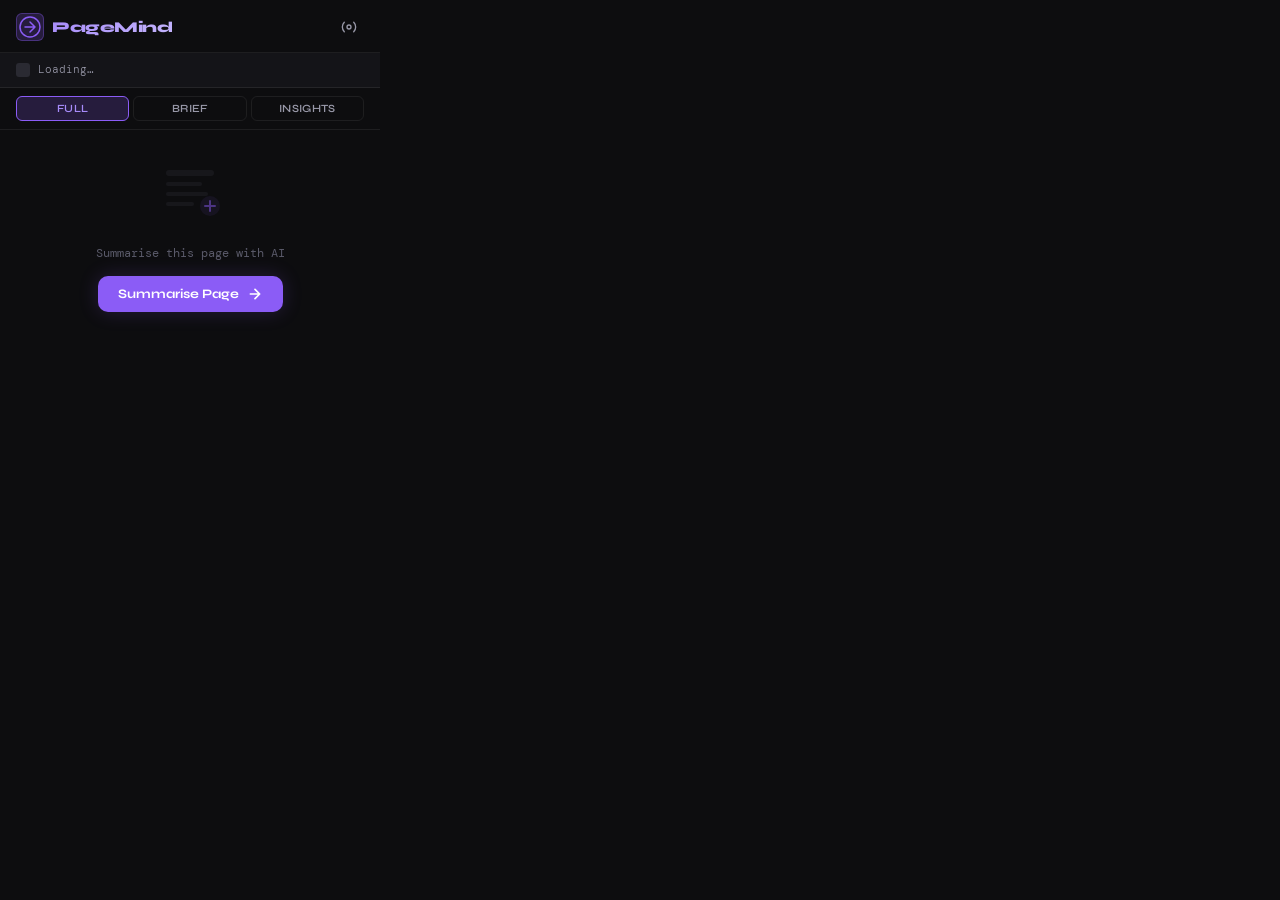
<file: ai-page-summarizer/ai-page-summarizer/popup.html>
<!DOCTYPE html>
<html lang="en">
<head>
  <meta charset="UTF-8" />
  <meta name="viewport" content="width=device-width, initial-scale=1.0" />
  <title>PageMind</title>
  <link rel="preconnect" href="https://fonts.googleapis.com" />
  <link rel="preconnect" href="https://fonts.gstatic.com" crossorigin />
  <link href="https://fonts.googleapis.com/css2?family=DM+Mono:wght@300;400;500&family=Syne:wght@400;600;700;800&display=swap" rel="stylesheet" />
  <link rel="stylesheet" href="popup.css" />
</head>
<body>

  <!-- ── Header ── -->
  <header class="header">
    <div class="logo">
      <div class="logo-mark">
        <svg width="22" height="22" viewBox="0 0 22 22" fill="none">
          <circle cx="11" cy="11" r="10" stroke="var(--accent)" stroke-width="1.5"/>
          <path d="M6 11h10M11 6l5 5-5 5" stroke="var(--accent)" stroke-width="1.5" stroke-linecap="round" stroke-linejoin="round"/>
        </svg>
      </div>
      <span class="logo-text">PageMind</span>
    </div>
    <div class="header-actions">
      <button class="icon-btn" id="btn-settings" aria-label="Settings" title="Settings">
        <svg width="16" height="16" viewBox="0 0 24 24" fill="none" stroke="currentColor" stroke-width="2" stroke-linecap="round" stroke-linejoin="round">
          <circle cx="12" cy="12" r="3"/><path d="M19.07 4.93a10 10 0 010 14.14M4.93 4.93a10 10 0 000 14.14"/>
        </svg>
      </button>
    </div>
  </header>

  <!-- ── Page Info ── -->
  <div class="page-info" id="page-info">
    <div class="page-favicon" id="page-favicon"></div>
    <span class="page-title" id="page-title">Loading…</span>
  </div>

  <!-- ── Mode Selector ── -->
  <div class="mode-bar" role="group" aria-label="Summary mode">
    <button class="mode-btn active" data-mode="full" aria-pressed="true">Full</button>
    <button class="mode-btn" data-mode="brief" aria-pressed="false">Brief</button>
    <button class="mode-btn" data-mode="insights" aria-pressed="false">Insights</button>
  </div>

  <!-- ── Main Content ── -->
  <main class="main">

    <!-- Idle State -->
    <div class="state" id="state-idle">
      <div class="idle-art">
        <svg width="64" height="64" viewBox="0 0 64 64" fill="none">
          <rect x="8" y="12" width="48" height="6" rx="3" fill="var(--surface-2)"/>
          <rect x="8" y="24" width="36" height="4" rx="2" fill="var(--surface-2)"/>
          <rect x="8" y="34" width="42" height="4" rx="2" fill="var(--surface-2)"/>
          <rect x="8" y="44" width="28" height="4" rx="2" fill="var(--surface-2)"/>
          <circle cx="52" cy="48" r="10" fill="var(--accent)" opacity="0.15"/>
          <path d="M47 48h10M52 43v10" stroke="var(--accent)" stroke-width="2" stroke-linecap="round"/>
        </svg>
      </div>
      <p class="idle-hint">Summarise this page with AI</p>
      <button class="btn-primary" id="btn-summarise">
        <span>Summarise Page</span>
        <svg width="16" height="16" viewBox="0 0 24 24" fill="none" stroke="currentColor" stroke-width="2.5" stroke-linecap="round" stroke-linejoin="round">
          <path d="M5 12h14M12 5l7 7-7 7"/>
        </svg>
      </button>
    </div>

    <!-- Loading State -->
    <div class="state hidden" id="state-loading">
      <div class="spinner-wrap">
        <div class="spinner"></div>
        <div class="spinner-ring"></div>
      </div>
      <p class="loading-label" id="loading-label">Extracting content…</p>
    </div>

    <!-- Error State -->
    <div class="state hidden" id="state-error">
      <div class="error-icon">
        <svg width="32" height="32" viewBox="0 0 24 24" fill="none" stroke="var(--error)" stroke-width="2" stroke-linecap="round">
          <circle cx="12" cy="12" r="10"/><line x1="12" y1="8" x2="12" y2="12"/><line x1="12" y1="16" x2="12.01" y2="16"/>
        </svg>
      </div>
      <p class="error-msg" id="error-msg">Something went wrong.</p>
      <button class="btn-secondary" id="btn-retry">Try Again</button>
    </div>

    <!-- Result State -->
    <div class="state hidden" id="state-result">

      <!-- Meta bar -->
      <div class="meta-bar">
        <span class="meta-chip" id="meta-reading">
          <svg width="12" height="12" viewBox="0 0 24 24" fill="none" stroke="currentColor" stroke-width="2.5"><circle cx="12" cy="12" r="10"/><polyline points="12 6 12 12 16 14"/></svg>
          <span id="meta-reading-val">—</span>
        </span>
        <span class="meta-chip" id="meta-words">
          <svg width="12" height="12" viewBox="0 0 24 24" fill="none" stroke="currentColor" stroke-width="2.5"><path d="M4 6h16M4 12h16M4 18h10"/></svg>
          <span id="meta-words-val">—</span>
        </span>
        <span class="meta-chip sentiment" id="meta-sentiment">—</span>
        <span class="cache-badge hidden" id="cache-badge">cached</span>
      </div>

      <!-- Tags -->
      <div class="tags" id="tags-container"></div>

      <!-- Summary -->
      <section class="section" id="section-summary">
        <h3 class="section-title">Summary</h3>
        <ul class="bullet-list" id="summary-list"></ul>
      </section>

      <!-- Key Insights -->
      <section class="section" id="section-insights">
        <h3 class="section-title">Key Insights</h3>
        <ul class="insight-list" id="insights-list"></ul>
      </section>

      <!-- Actions -->
      <div class="action-bar">
        <button class="btn-icon-label" id="btn-highlight" title="Highlight key phrases on page">
          <svg width="14" height="14" viewBox="0 0 24 24" fill="none" stroke="currentColor" stroke-width="2.5" stroke-linecap="round"><path d="M12 20h9"/><path d="M16.5 3.5a2.121 2.121 0 013 3L7 19l-4 1 1-4L16.5 3.5z"/></svg>
          Highlight
        </button>
        <button class="btn-icon-label" id="btn-copy" title="Copy summary to clipboard">
          <svg width="14" height="14" viewBox="0 0 24 24" fill="none" stroke="currentColor" stroke-width="2.5" stroke-linecap="round"><rect x="9" y="9" width="13" height="13" rx="2"/><path d="M5 15H4a2 2 0 01-2-2V4a2 2 0 012-2h9a2 2 0 012 2v1"/></svg>
          Copy
        </button>
        <button class="btn-icon-label" id="btn-refresh" title="Re-summarise (ignores cache)">
          <svg width="14" height="14" viewBox="0 0 24 24" fill="none" stroke="currentColor" stroke-width="2.5" stroke-linecap="round"><polyline points="23 4 23 10 17 10"/><path d="M20.49 15a9 9 0 11-2.12-9.36L23 10"/></svg>
          Refresh
        </button>
        <button class="btn-icon-label danger" id="btn-clear" title="Clear result">
          <svg width="14" height="14" viewBox="0 0 24 24" fill="none" stroke="currentColor" stroke-width="2.5" stroke-linecap="round"><polyline points="3 6 5 6 21 6"/><path d="M19 6l-1 14H6L5 6"/><path d="M10 11v6M14 11v6"/></svg>
          Clear
        </button>
      </div>

    </div>

  </main>

  <!-- ── Settings Panel ── -->
  <div class="panel hidden" id="panel-settings" role="dialog" aria-label="Settings">
    <div class="panel-header">
      <h2 class="panel-title">Settings</h2>
      <button class="icon-btn" id="btn-close-settings" aria-label="Close settings">
        <svg width="16" height="16" viewBox="0 0 24 24" fill="none" stroke="currentColor" stroke-width="2.5" stroke-linecap="round"><line x1="18" y1="6" x2="6" y2="18"/><line x1="6" y1="6" x2="18" y2="18"/></svg>
      </button>
    </div>

    <div class="panel-body">
      <label class="field-label" for="input-api-key">OpenRouter API Key</label>
      <div class="input-wrap">
        <input type="password" id="input-api-key" class="input" placeholder="sk-or-…" autocomplete="off" spellcheck="false" />
        <button class="toggle-vis" id="btn-toggle-key" aria-label="Show/hide API key">
          <svg width="14" height="14" viewBox="0 0 24 24" fill="none" stroke="currentColor" stroke-width="2" stroke-linecap="round" class="icon-eye"><path d="M1 12s4-8 11-8 11 8 11 8-4 8-11 8-11-8-11-8z"/><circle cx="12" cy="12" r="3"/></svg>
        </button>
      </div>
      <p class="field-hint">Your key is stored locally and never leaves your browser.</p>

      <label class="field-label" for="select-theme">Theme</label>
      <select id="select-theme" class="input select">
        <option value="dark">Dark</option>
        <option value="light">Light</option>
      </select>

      <div class="panel-actions">
        <button class="btn-primary full" id="btn-save-settings">Save Settings</button>
        <button class="btn-secondary full danger-border" id="btn-clear-cache">Clear All Cache</button>
      </div>

      <p class="settings-note">PageMind uses Gemini 1.5 Flash — free tier, fast, no credit card needed. Get your key at <strong>openrouter.ai/</strong></p>
    </div>
  </div>

  <script src="src/popup.js"></script>
</body>
</html>
</file>
<file: ai-page-summarizer/ai-page-summarizer/popup.css>
/* ── PageMind Popup Stylesheet ──────────────────────────────────────────── */

@import url('https://fonts.googleapis.com/css2?family=DM+Mono:wght@300;400;500&family=Syne:wght@400;600;700;800&display=swap');

/* ── Themes ── */
:root {
  --bg: #0d0d0f;
  --bg-2: #141418;
  --surface: #1a1a20;
  --surface-2: #222228;
  --surface-3: #2a2a32;
  --border: rgba(255,255,255,0.07);
  --border-accent: rgba(139,92,246,0.35);
  --text: #e8e8f0;
  --text-2: #9898a8;
  --text-3: #5a5a6a;
  --accent: #8b5cf6;
  --accent-2: #a78bfa;
  --accent-glow: rgba(139,92,246,0.2);
  --success: #34d399;
  --error: #f87171;
  --warn: #fbbf24;
  --radius: 10px;
  --radius-sm: 6px;
  --font-sans: 'Syne', sans-serif;
  --font-mono: 'DM Mono', monospace;
  --shadow: 0 4px 24px rgba(0,0,0,0.6);
}

[data-theme="light"] {
  --bg: #f5f4f8;
  --bg-2: #eeedf4;
  --surface: #ffffff;
  --surface-2: #f0eff6;
  --surface-3: #e8e7f0;
  --border: rgba(0,0,0,0.08);
  --border-accent: rgba(139,92,246,0.3);
  --text: #1a1a2e;
  --text-2: #5a5a7a;
  --text-3: #9898b8;
  --accent: #7c3aed;
  --accent-2: #8b5cf6;
  --accent-glow: rgba(124,58,237,0.12);
  --shadow: 0 4px 24px rgba(0,0,0,0.1);
}

/* ── Reset ── */
*, *::before, *::after { box-sizing: border-box; margin: 0; padding: 0; }

body {
  width: 380px;
  min-height: 200px;
  max-height: 560px;
  overflow: hidden;
  background: var(--bg);
  color: var(--text);
  font-family: var(--font-sans);
  font-size: 13px;
  line-height: 1.6;
  display: flex;
  flex-direction: column;
}

/* ── Header ── */
.header {
  display: flex;
  align-items: center;
  justify-content: space-between;
  padding: 12px 16px 10px;
  border-bottom: 1px solid var(--border);
  background: var(--bg);
  flex-shrink: 0;
}

.logo {
  display: flex;
  align-items: center;
  gap: 8px;
}

.logo-mark {
  display: flex;
  align-items: center;
  justify-content: center;
  width: 28px;
  height: 28px;
  background: var(--accent-glow);
  border: 1px solid var(--border-accent);
  border-radius: var(--radius-sm);
}

.logo-text {
  font-family: var(--font-sans);
  font-weight: 800;
  font-size: 15px;
  letter-spacing: -0.03em;
  background: linear-gradient(135deg, var(--accent-2), #c4b5fd);
  -webkit-background-clip: text;
  -webkit-text-fill-color: transparent;
  background-clip: text;
}

.header-actions { display: flex; gap: 4px; }

.icon-btn {
  display: flex;
  align-items: center;
  justify-content: center;
  width: 30px;
  height: 30px;
  background: transparent;
  border: 1px solid transparent;
  border-radius: var(--radius-sm);
  color: var(--text-2);
  cursor: pointer;
  transition: all 0.15s;
}

.icon-btn:hover { background: var(--surface); border-color: var(--border); color: var(--text); }
.icon-btn:focus-visible { outline: 2px solid var(--accent); outline-offset: 2px; }

/* ── Page Info ── */
.page-info {
  display: flex;
  align-items: center;
  gap: 8px;
  padding: 8px 16px;
  background: var(--bg-2);
  border-bottom: 1px solid var(--border);
  flex-shrink: 0;
}

.page-favicon {
  width: 14px;
  height: 14px;
  border-radius: 3px;
  background: var(--surface-3);
  flex-shrink: 0;
  overflow: hidden;
}

.page-favicon img { width: 100%; height: 100%; object-fit: contain; }

.page-title {
  font-size: 11px;
  color: var(--text-2);
  white-space: nowrap;
  overflow: hidden;
  text-overflow: ellipsis;
  font-family: var(--font-mono);
  font-weight: 300;
}

/* ── Mode Bar ── */
.mode-bar {
  display: flex;
  padding: 8px 16px;
  gap: 4px;
  border-bottom: 1px solid var(--border);
  flex-shrink: 0;
}

.mode-btn {
  flex: 1;
  padding: 5px 8px;
  background: transparent;
  border: 1px solid var(--border);
  border-radius: var(--radius-sm);
  color: var(--text-2);
  font-family: var(--font-sans);
  font-size: 11px;
  font-weight: 600;
  letter-spacing: 0.03em;
  text-transform: uppercase;
  cursor: pointer;
  transition: all 0.15s;
}

.mode-btn:hover { border-color: var(--accent); color: var(--accent-2); }
.mode-btn.active { background: var(--accent-glow); border-color: var(--accent); color: var(--accent-2); }
.mode-btn:focus-visible { outline: 2px solid var(--accent); outline-offset: 2px; }

/* ── Main / States ── */
.main {
  flex: 1;
  overflow-y: auto;
  overflow-x: hidden;
  scroll-behavior: smooth;
}

.main::-webkit-scrollbar { width: 4px; }
.main::-webkit-scrollbar-track { background: transparent; }
.main::-webkit-scrollbar-thumb { background: var(--surface-3); border-radius: 4px; }

.state { display: flex; flex-direction: column; align-items: center; padding: 28px 20px; gap: 12px; }
.hidden { display: none !important; }

/* Idle */
.idle-art { opacity: 0.5; margin-bottom: 4px; }
.idle-hint { font-size: 12px; color: var(--text-3); font-family: var(--font-mono); }

/* Loading */
.spinner-wrap {
  position: relative;
  width: 48px;
  height: 48px;
}

.spinner {
  width: 48px;
  height: 48px;
  border: 2px solid var(--surface-3);
  border-top-color: var(--accent);
  border-radius: 50%;
  animation: spin 0.8s linear infinite;
}

.spinner-ring {
  position: absolute;
  inset: 6px;
  border: 1.5px solid transparent;
  border-top-color: var(--accent-2);
  border-radius: 50%;
  opacity: 0.5;
  animation: spin 1.2s linear infinite reverse;
}

@keyframes spin { to { transform: rotate(360deg); } }

.loading-label {
  font-size: 12px;
  color: var(--text-2);
  font-family: var(--font-mono);
  animation: pulse 1.5s ease-in-out infinite;
}

@keyframes pulse { 0%,100%{opacity:1} 50%{opacity:0.4} }

/* Error */
.error-icon { margin-bottom: 4px; }
.error-msg { font-size: 12px; color: var(--error); text-align: center; max-width: 260px; line-height: 1.5; }

/* ── Result State ── */
#state-result { align-items: stretch; padding: 0; gap: 0; }

.meta-bar {
  display: flex;
  align-items: center;
  gap: 6px;
  padding: 10px 16px;
  border-bottom: 1px solid var(--border);
  flex-wrap: wrap;
}

.meta-chip {
  display: inline-flex;
  align-items: center;
  gap: 4px;
  padding: 3px 8px;
  background: var(--surface);
  border: 1px solid var(--border);
  border-radius: 100px;
  font-size: 10px;
  color: var(--text-2);
  font-family: var(--font-mono);
  font-weight: 400;
}

.meta-chip svg { flex-shrink: 0; }

.sentiment { text-transform: capitalize; }
.sentiment.positive { border-color: rgba(52,211,153,0.3); color: #34d399; }
.sentiment.negative { border-color: rgba(248,113,113,0.3); color: #f87171; }
.sentiment.mixed { border-color: rgba(251,191,36,0.3); color: #fbbf24; }

.cache-badge {
  margin-left: auto;
  padding: 2px 7px;
  background: var(--accent-glow);
  border: 1px solid var(--border-accent);
  border-radius: 100px;
  font-size: 9px;
  color: var(--accent-2);
  font-family: var(--font-mono);
  text-transform: uppercase;
  letter-spacing: 0.08em;
}

.tags {
  display: flex;
  gap: 4px;
  padding: 8px 16px;
  flex-wrap: wrap;
  border-bottom: 1px solid var(--border);
}

.tag {
  padding: 2px 8px;
  background: var(--surface-2);
  border-radius: 100px;
  font-size: 10px;
  color: var(--text-3);
  font-family: var(--font-mono);
}

/* ── Sections ── */
.section {
  padding: 14px 16px;
  border-bottom: 1px solid var(--border);
}

.section-title {
  font-size: 10px;
  font-weight: 700;
  letter-spacing: 0.1em;
  text-transform: uppercase;
  color: var(--accent-2);
  margin-bottom: 10px;
  font-family: var(--font-mono);
}

.bullet-list { list-style: none; display: flex; flex-direction: column; gap: 7px; }

.bullet-list li {
  display: flex;
  gap: 8px;
  font-size: 12.5px;
  color: var(--text);
  line-height: 1.55;
}

.bullet-list li::before {
  content: '▸';
  color: var(--accent);
  flex-shrink: 0;
  font-size: 10px;
  margin-top: 3px;
}

.insight-list { list-style: none; display: flex; flex-direction: column; gap: 8px; }

.insight-list li {
  padding: 9px 12px;
  background: var(--surface);
  border: 1px solid var(--border);
  border-left: 2px solid var(--accent);
  border-radius: 0 var(--radius-sm) var(--radius-sm) 0;
  font-size: 12px;
  color: var(--text-2);
  line-height: 1.5;
}

/* ── Action Bar ── */
.action-bar {
  display: flex;
  padding: 10px 16px;
  gap: 6px;
  border-top: 1px solid var(--border);
  background: var(--bg);
}

.btn-icon-label {
  display: flex;
  align-items: center;
  gap: 5px;
  padding: 5px 10px;
  background: var(--surface);
  border: 1px solid var(--border);
  border-radius: var(--radius-sm);
  color: var(--text-2);
  font-family: var(--font-sans);
  font-size: 11px;
  font-weight: 600;
  cursor: pointer;
  transition: all 0.15s;
  flex: 1;
  justify-content: center;
}

.btn-icon-label:hover { border-color: var(--accent); color: var(--accent-2); background: var(--accent-glow); }
.btn-icon-label:focus-visible { outline: 2px solid var(--accent); outline-offset: 2px; }
.btn-icon-label.active { background: var(--accent-glow); border-color: var(--accent); color: var(--accent-2); }
.btn-icon-label.danger:hover { border-color: var(--error); color: var(--error); background: rgba(248,113,113,0.08); }

/* ── Buttons ── */
.btn-primary {
  display: inline-flex;
  align-items: center;
  gap: 8px;
  padding: 10px 20px;
  background: var(--accent);
  border: none;
  border-radius: var(--radius);
  color: #fff;
  font-family: var(--font-sans);
  font-size: 13px;
  font-weight: 700;
  cursor: pointer;
  transition: all 0.2s;
  box-shadow: 0 0 20px var(--accent-glow);
}

.btn-primary:hover { background: var(--accent-2); box-shadow: 0 0 30px rgba(139,92,246,0.4); transform: translateY(-1px); }
.btn-primary:active { transform: translateY(0); }
.btn-primary:focus-visible { outline: 2px solid #fff; outline-offset: 2px; }
.btn-primary.full { width: 100%; justify-content: center; }

.btn-secondary {
  padding: 8px 18px;
  background: transparent;
  border: 1px solid var(--border);
  border-radius: var(--radius-sm);
  color: var(--text-2);
  font-family: var(--font-sans);
  font-size: 12px;
  font-weight: 600;
  cursor: pointer;
  transition: all 0.15s;
}

.btn-secondary:hover { border-color: var(--text-3); color: var(--text); }
.btn-secondary:focus-visible { outline: 2px solid var(--accent); outline-offset: 2px; }
.btn-secondary.full { width: 100%; }
.btn-secondary.danger-border { border-color: rgba(248,113,113,0.3); color: var(--error); margin-top: 8px; }
.btn-secondary.danger-border:hover { background: rgba(248,113,113,0.08); }

/* ── Settings Panel ── */
.panel {
  position: absolute;
  inset: 0;
  background: var(--bg);
  z-index: 100;
  display: flex;
  flex-direction: column;
  animation: slide-in 0.2s ease;
}

@keyframes slide-in {
  from { transform: translateX(100%); opacity: 0; }
  to { transform: translateX(0); opacity: 1; }
}

.panel-header {
  display: flex;
  align-items: center;
  justify-content: space-between;
  padding: 14px 16px;
  border-bottom: 1px solid var(--border);
}

.panel-title {
  font-size: 14px;
  font-weight: 700;
  letter-spacing: -0.02em;
}

.panel-body {
  flex: 1;
  overflow-y: auto;
  padding: 16px;
  display: flex;
  flex-direction: column;
  gap: 6px;
}

.field-label {
  font-size: 10px;
  font-weight: 700;
  text-transform: uppercase;
  letter-spacing: 0.08em;
  color: var(--text-2);
  display: block;
  margin-top: 10px;
  margin-bottom: 4px;
}

.input-wrap { position: relative; }

.input {
  width: 100%;
  padding: 9px 12px;
  background: var(--surface);
  border: 1px solid var(--border);
  border-radius: var(--radius-sm);
  color: var(--text);
  font-family: var(--font-mono);
  font-size: 12px;
  font-weight: 300;
  transition: border-color 0.15s;
  appearance: none;
}

.input:focus { outline: none; border-color: var(--accent); }

.input-wrap .input { padding-right: 36px; }

.toggle-vis {
  position: absolute;
  right: 10px;
  top: 50%;
  transform: translateY(-50%);
  background: none;
  border: none;
  color: var(--text-3);
  cursor: pointer;
  padding: 2px;
  display: flex;
}

.toggle-vis:hover { color: var(--text-2); }

select.input { cursor: pointer; }

.field-hint {
  font-size: 10px;
  color: var(--text-3);
  font-family: var(--font-mono);
  line-height: 1.5;
  margin-top: 4px;
}

.panel-actions { margin-top: 16px; display: flex; flex-direction: column; }

.settings-note {
  margin-top: 16px;
  padding: 10px 12px;
  background: var(--surface);
  border: 1px solid var(--border);
  border-radius: var(--radius-sm);
  font-size: 10.5px;
  color: var(--text-3);
  line-height: 1.6;
}

.settings-note strong { color: var(--accent-2); }

/* ── Toast ── */
.toast {
  position: fixed;
  bottom: 12px;
  left: 50%;
  transform: translateX(-50%) translateY(12px);
  padding: 7px 14px;
  background: var(--surface-3);
  border: 1px solid var(--border);
  border-radius: 100px;
  font-size: 11px;
  color: var(--text);
  font-family: var(--font-mono);
  white-space: nowrap;
  opacity: 0;
  transition: all 0.2s;
  pointer-events: none;
  z-index: 200;
}

.toast.show { opacity: 1; transform: translateX(-50%) translateY(0); }
</file>
